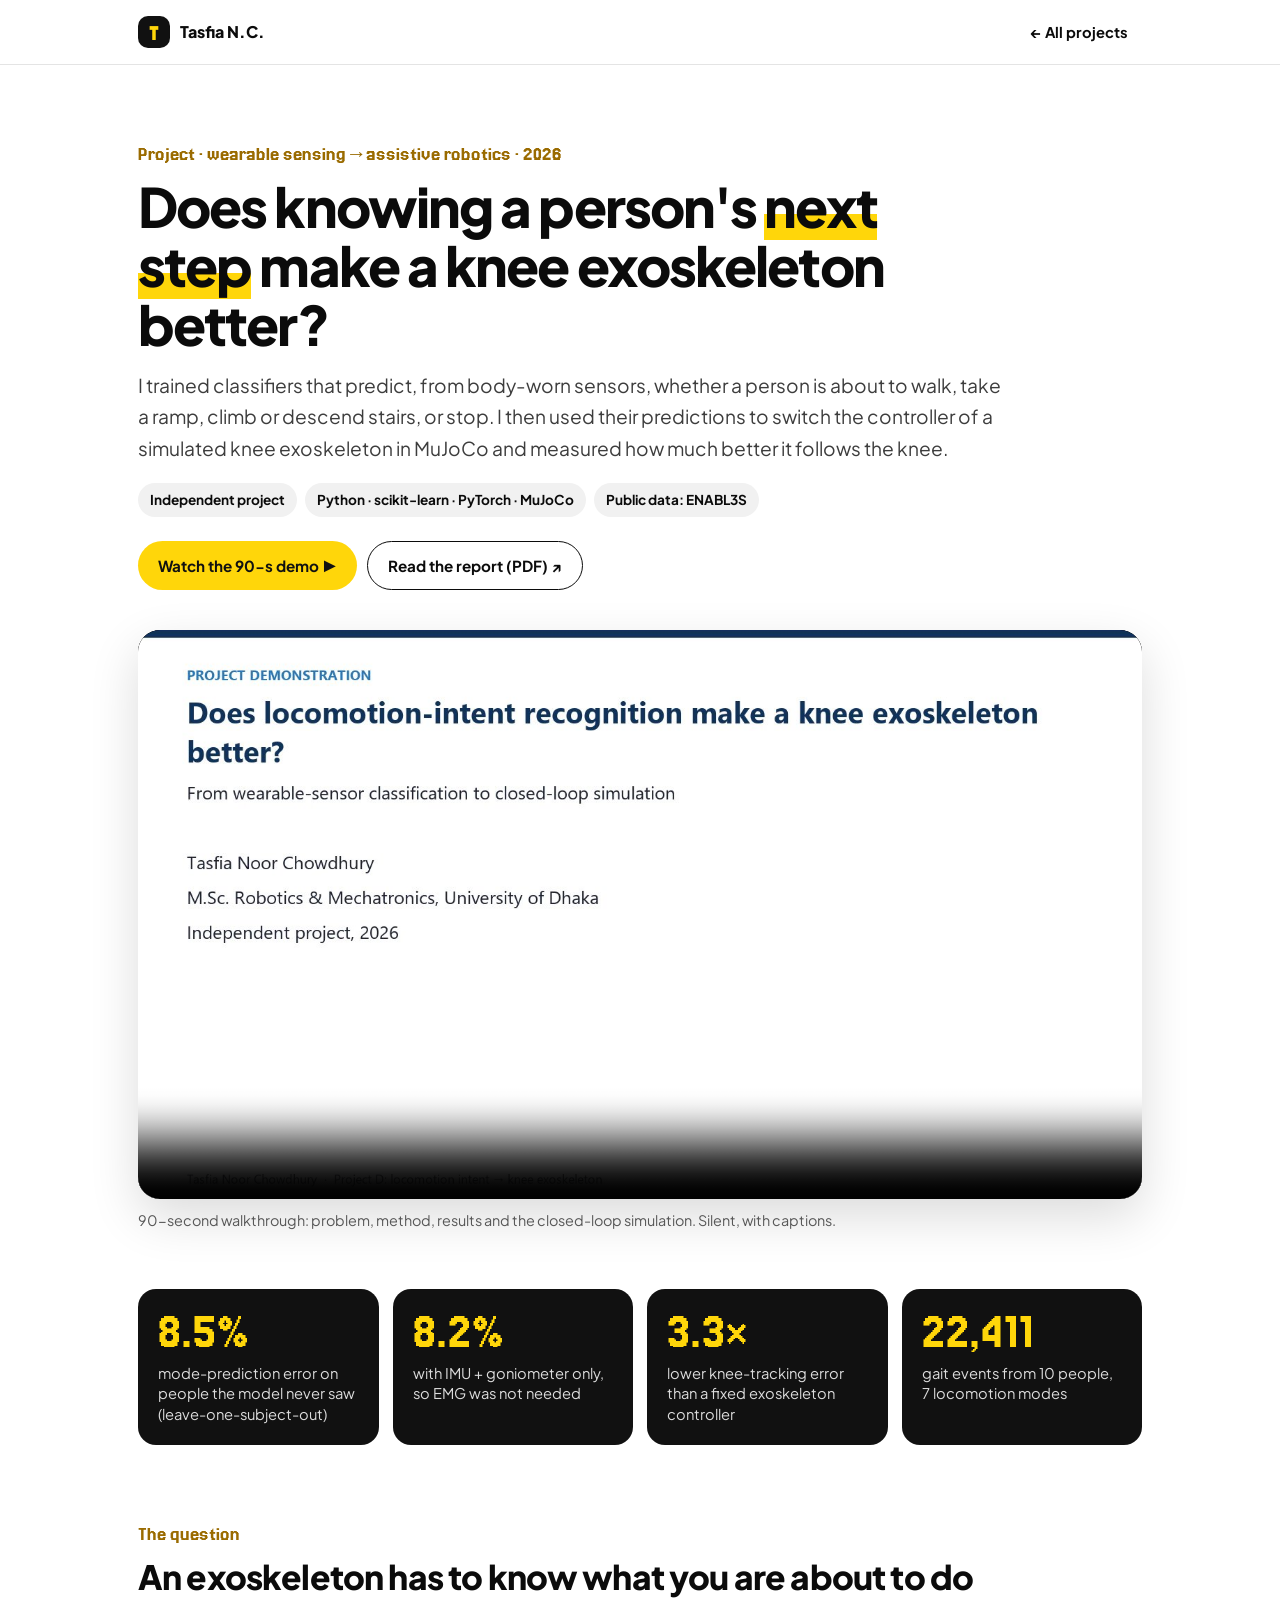
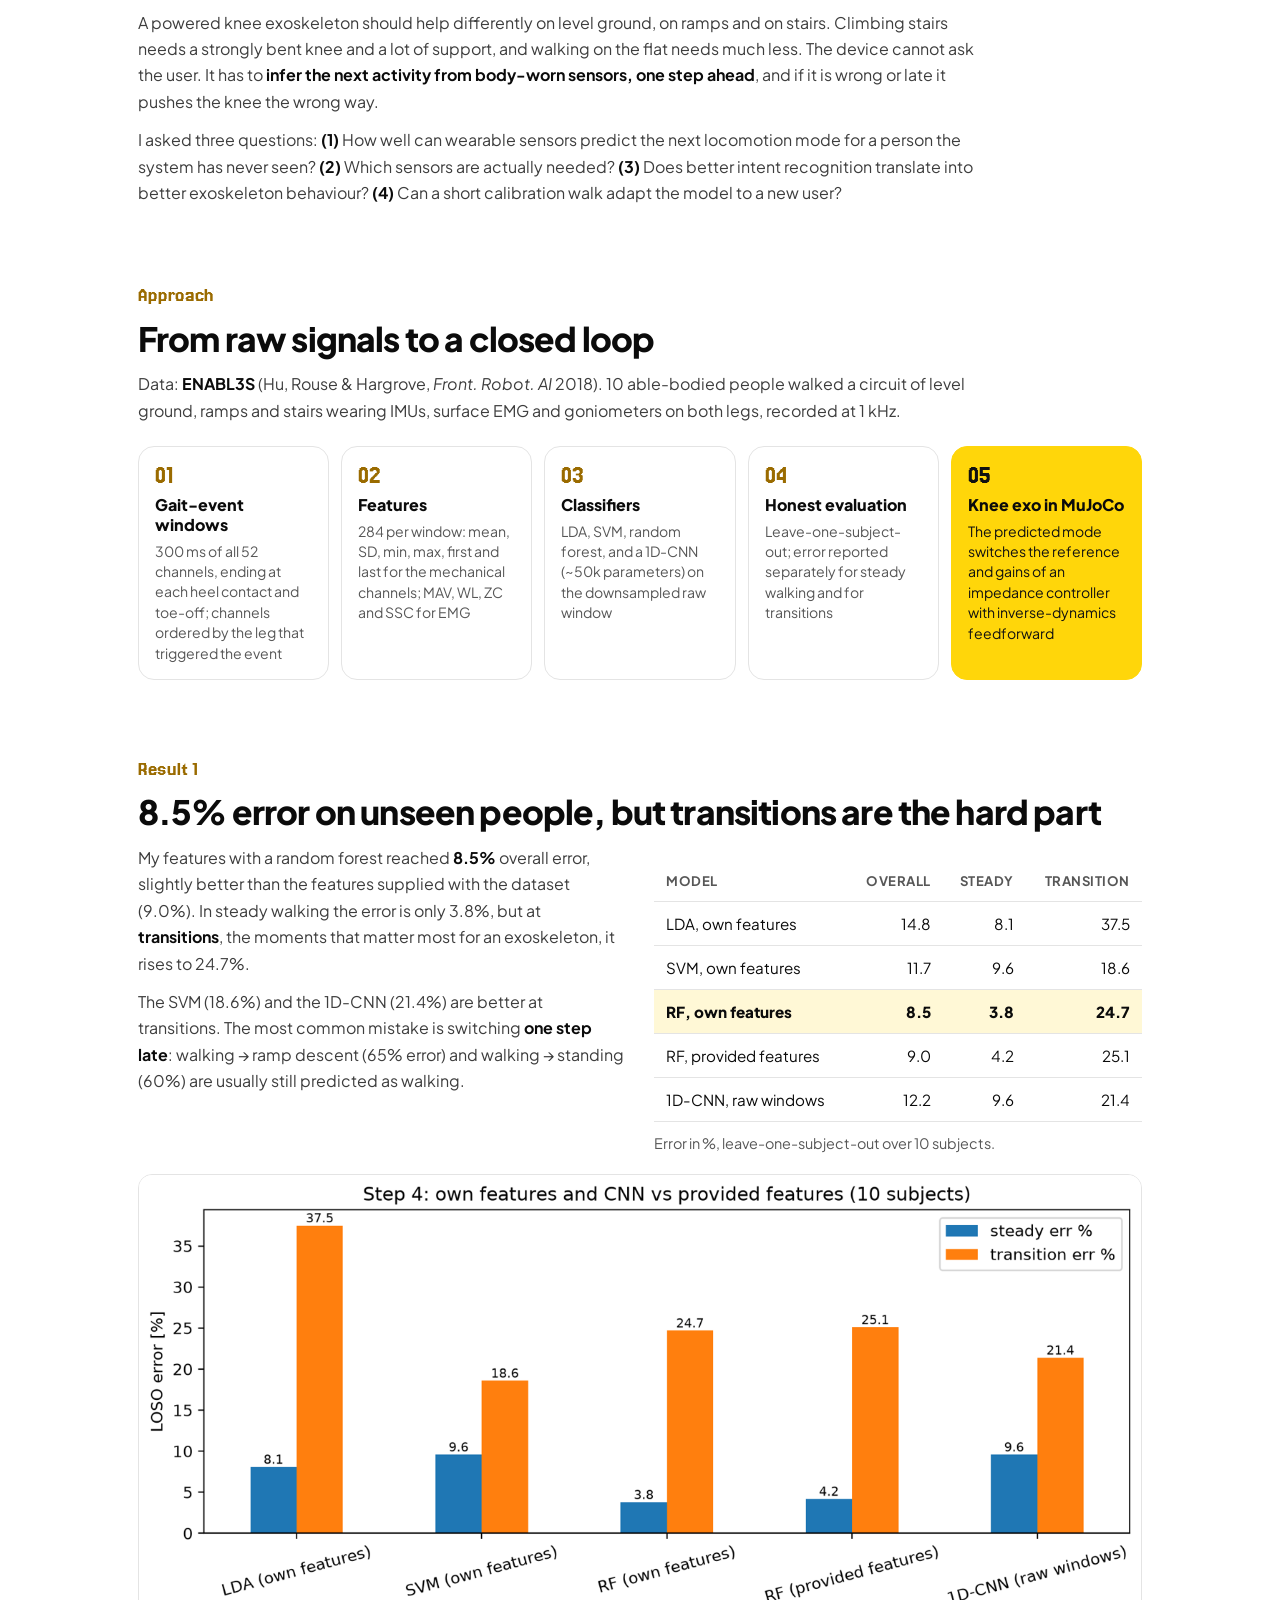
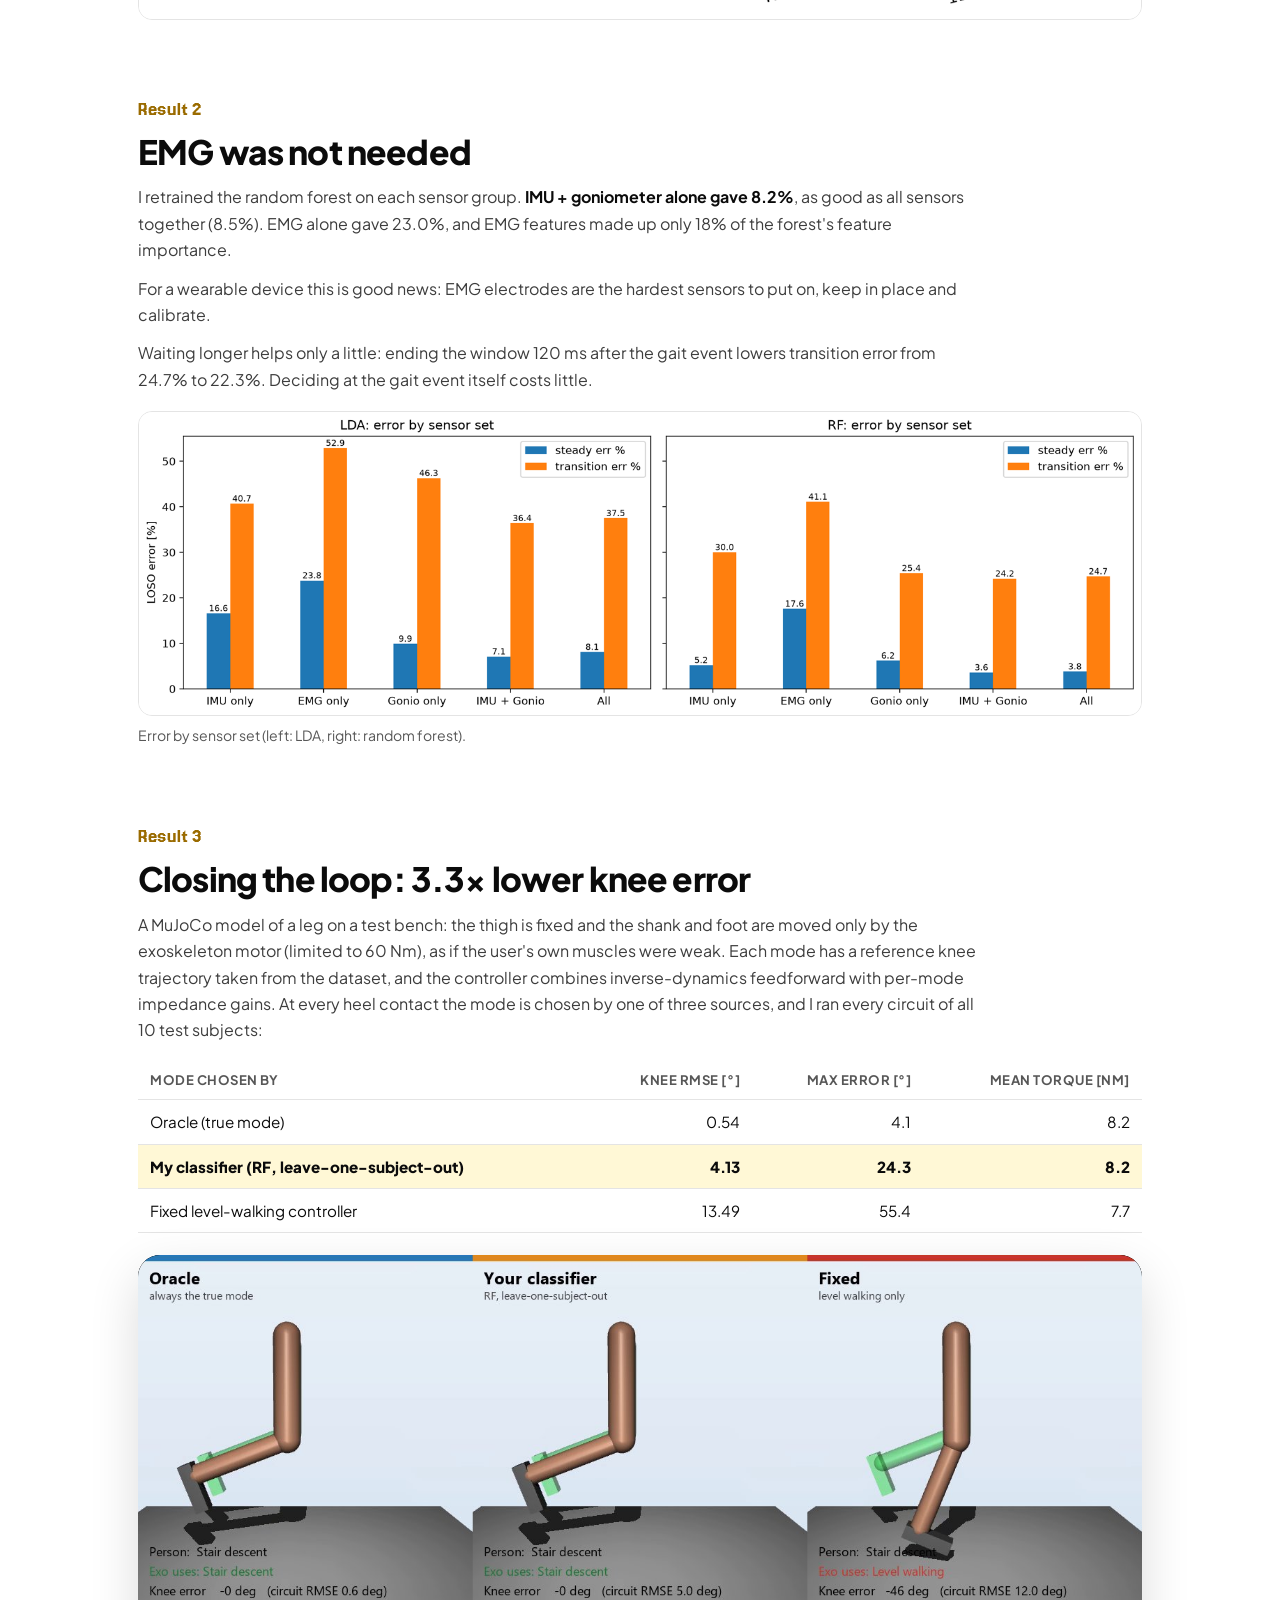
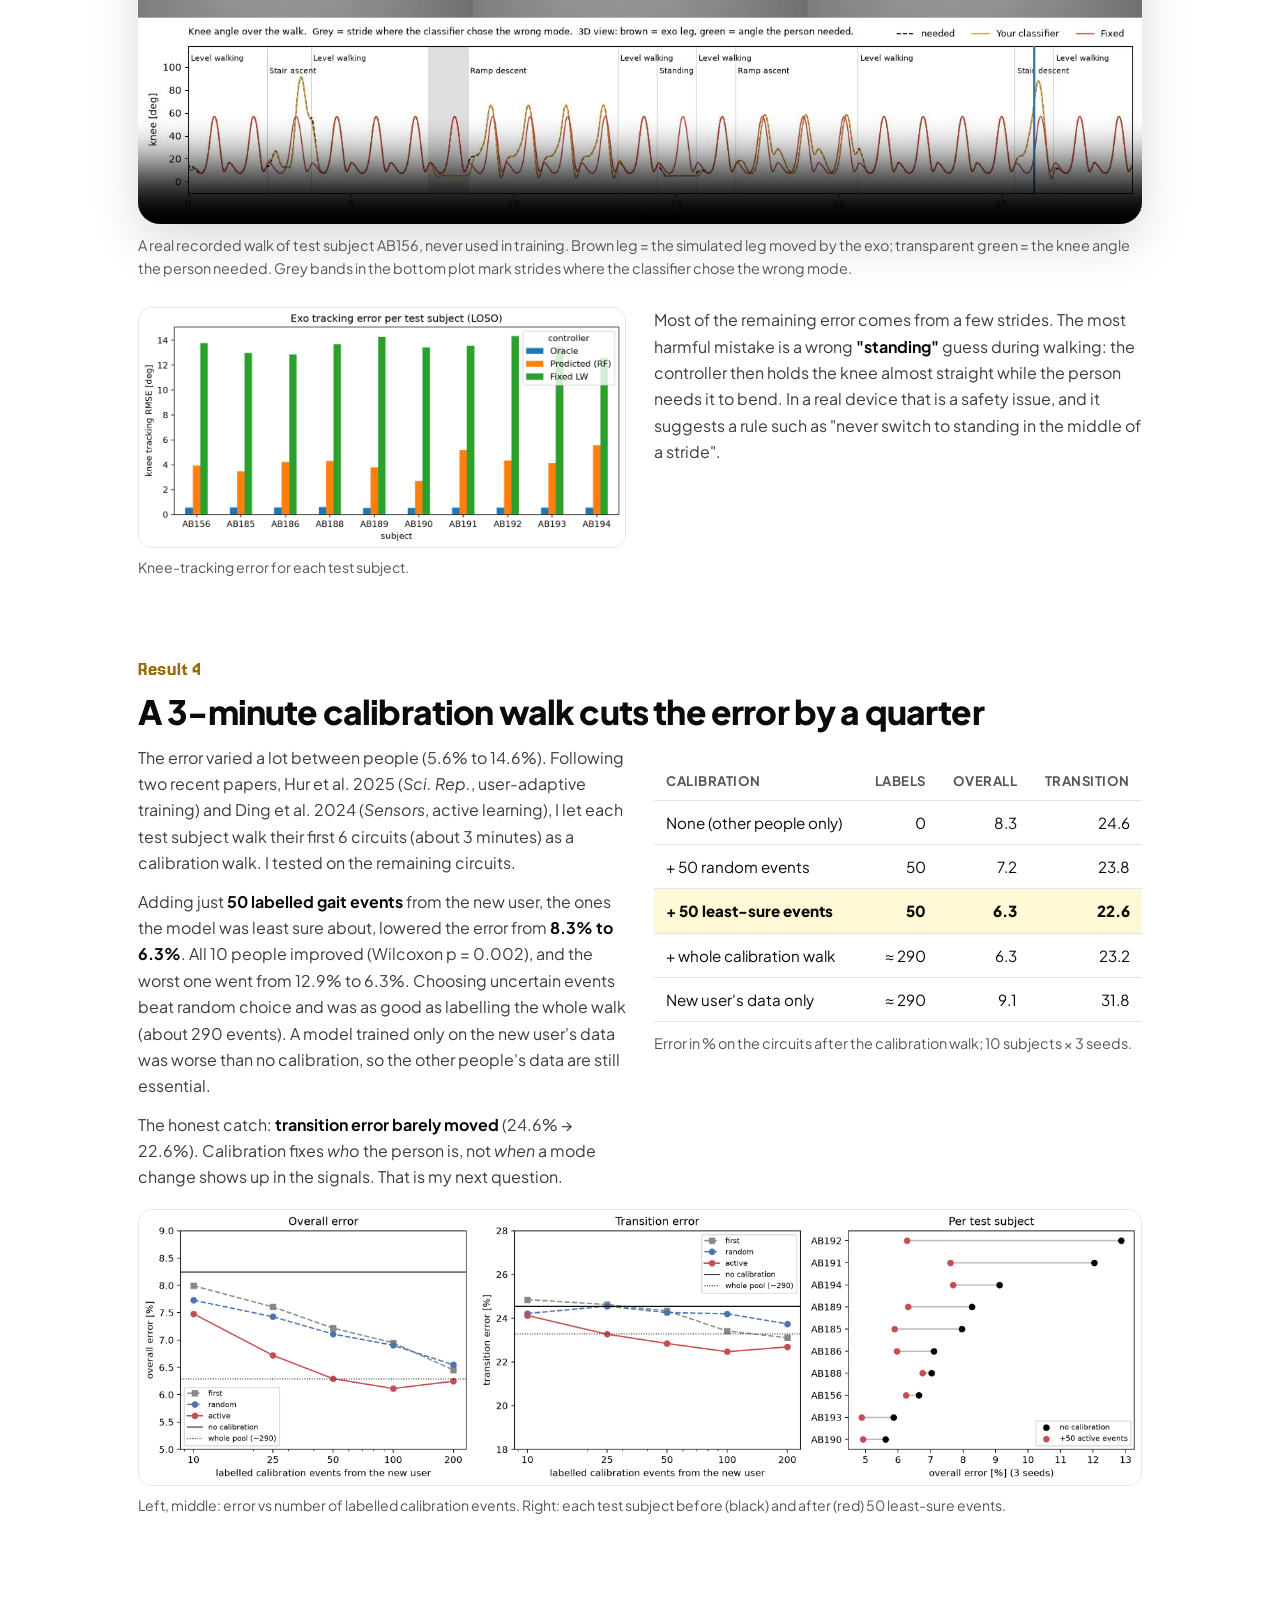
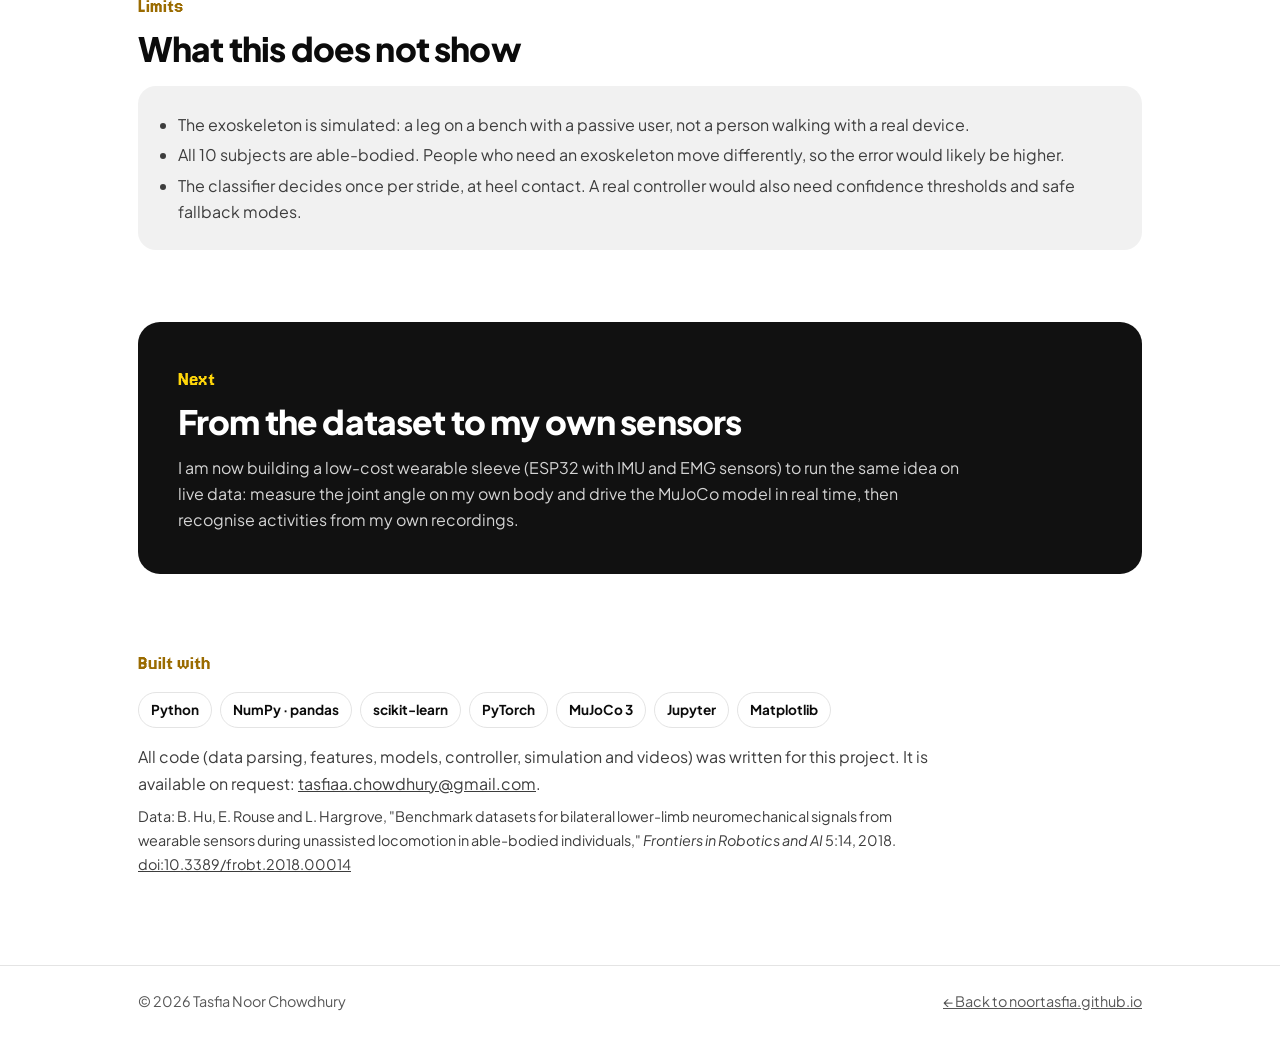
<file: projects/knee-exo/index.html>
<!doctype html>
<html lang="en">
<head>
<meta charset="utf-8">
<meta name="viewport" content="width=device-width, initial-scale=1">
<title>Knee Exo Intent · Tasfia Noor Chowdhury</title>
<meta name="description" content="Locomotion-intent recognition from wearable sensors, driving a mode-switching knee exoskeleton in MuJoCo. 8.5% error on unseen people; 3.3x lower knee-tracking error than a fixed controller.">
<meta property="og:title" content="Does locomotion-intent recognition make a knee exoskeleton better?">
<meta property="og:description" content="Wearable-sensor mode recognition (ENABL3S, 10 subjects, leave-one-subject-out) closed-loop with a simulated knee exoskeleton in MuJoCo.">
<meta property="og:image" content="https://noortasfia.github.io/projects/knee-exo/sim-poster.jpg">
<link rel="icon" href="data:image/svg+xml,<svg xmlns='http://www.w3.org/2000/svg' viewBox='0 0 32 32'><rect width='32' height='32' rx='8' fill='%23111111'/><text x='16' y='23' font-size='18' font-family='Arial' font-weight='700' text-anchor='middle' fill='%23FFD60A'>T</text></svg>">
<link rel="preconnect" href="https://fonts.googleapis.com">
<link rel="preconnect" href="https://fonts.gstatic.com" crossorigin>
<link href="https://fonts.googleapis.com/css2?family=Plus+Jakarta+Sans:wght@400;500;600;700;800&family=Jersey+20&display=swap" rel="stylesheet">
<style>
  :root {
    --ink: #0b0b0b; --ink-2: #3d3d3d; --ink-3: #575757; --paper: #fff; --soft: #f1f1f1; --line: #e4e4e4;
    --sun: #ffd60a; --sun-2: #ffc300; --sun-ink: #9a6b00; --night: #111; --sky: #4bc3ff;
    --radius: 22px; --gutter: clamp(16px, 4vw, 48px); --max: 1100px;
    --pixel: "Jersey 20", ui-monospace, monospace;
    --sans: "Plus Jakarta Sans", system-ui, -apple-system, "Segoe UI", sans-serif;
  }
  *, *::before, *::after { box-sizing: border-box; margin: 0; padding: 0; }
  html { scroll-behavior: smooth; }
  body { font-family: var(--sans); color: var(--ink); background: var(--paper); line-height: 1.65; -webkit-font-smoothing: antialiased; overflow-x: hidden; }
  a { color: inherit; }
  img, video { display: block; max-width: 100%; }
  .wrap { max-width: var(--max); margin: 0 auto; padding: 0 var(--gutter); }
  .pixel { font-family: var(--pixel); }

  .nav { position: sticky; top: 0; z-index: 10; background: rgba(255,255,255,.88); backdrop-filter: blur(12px); -webkit-backdrop-filter: blur(12px); border-bottom: 1px solid var(--line); }
  .nav .wrap { display: flex; align-items: center; justify-content: space-between; height: 64px; gap: 12px; }
  .logo { display: flex; align-items: center; gap: 10px; font-weight: 800; text-decoration: none; }
  .logo-mark { width: 32px; height: 32px; border-radius: 10px; background: var(--night); color: var(--sun); display: grid; place-items: center; font-family: var(--pixel); font-size: 1.4rem; }
  .back { font-weight: 700; font-size: .92rem; text-decoration: none; padding: 8px 14px; border-radius: 999px; }
  .back:hover { background: var(--soft); }

  .btn { display: inline-flex; align-items: center; gap: 8px; padding: 11px 20px; border-radius: 999px; font-weight: 700; font-size: .95rem; text-decoration: none; transition: transform .2s, background .2s; }
  .btn:hover { transform: translateY(-2px); }
  .btn-sun { background: var(--sun); color: var(--night); }
  .btn-sun:hover { background: var(--sun-2); }
  .btn-ghost { border: 1.5px solid var(--ink); }

  header.hero { padding: clamp(36px, 6vw, 72px) 0 clamp(24px, 4vw, 40px); }
  .label { font-family: var(--pixel); font-size: 1.3rem; color: var(--sun-ink); display: block; margin-bottom: 6px; }
  h1 { font-size: clamp(2rem, 4.6vw, 3.4rem); line-height: 1.08; letter-spacing: -.035em; font-weight: 800; max-width: 22ch; }
  h1 .hl { background: linear-gradient(transparent 62%, var(--sun) 62%); }
  .lead { font-size: clamp(1.05rem, 1.5vw, 1.2rem); color: var(--ink-2); max-width: 62ch; margin-top: 16px; }
  .meta { display: flex; flex-wrap: wrap; gap: 8px; margin-top: 18px; }
  .meta span { font-size: .85rem; font-weight: 700; padding: 6px 12px; border-radius: 999px; background: var(--soft); }
  .ctas { display: flex; flex-wrap: wrap; gap: 10px; margin-top: 24px; }

  .player { border-radius: var(--radius); overflow: hidden; background: #000; box-shadow: 0 18px 50px rgba(0,0,0,.14); }
  .player video { width: 100%; aspect-ratio: 1440 / 816; background: #000; }
  .cap { font-size: .9rem; color: var(--ink-3); margin-top: 10px; }

  .glance { display: grid; grid-template-columns: repeat(4, 1fr); gap: 14px; margin: clamp(32px, 5vw, 56px) 0 0; }
  .glance div { background: var(--night); color: #fff; border-radius: 18px; padding: 20px; }
  .glance strong { display: block; font-family: var(--pixel); font-weight: 400; font-size: clamp(2.4rem, 4vw, 3.2rem); line-height: .9; color: var(--sun); }
  .glance span { font-size: .92rem; color: rgba(255,255,255,.85); display: block; margin-top: 8px; line-height: 1.4; }

  section { padding: clamp(40px, 6vw, 72px) 0 0; }
  h2 { font-size: clamp(1.5rem, 2.8vw, 2.1rem); letter-spacing: -.025em; line-height: 1.15; font-weight: 800; margin-bottom: 14px; }
  h3 { font-size: 1.15rem; font-weight: 800; margin: 22px 0 6px; }
  p + p { margin-top: 12px; }
  .prose { max-width: 70ch; color: var(--ink-2); }
  .prose b { color: var(--ink); }

  .pipe { display: grid; grid-template-columns: repeat(5, 1fr); gap: 12px; margin-top: 22px; counter-reset: s; }
  .pipe div { border: 1.5px solid var(--line); border-radius: 16px; padding: 16px; position: relative; }
  .pipe div::before { counter-increment: s; content: "0" counter(s); font-family: var(--pixel); font-size: 1.6rem; color: var(--sun-ink); display: block; line-height: 1; margin-bottom: 6px; }
  .pipe h4 { font-size: 1rem; font-weight: 800; line-height: 1.25; }
  .pipe p { font-size: .88rem; color: var(--ink-3); margin-top: 6px; line-height: 1.45; }
  .pipe div.last { background: var(--sun); border-color: var(--sun); }
  .pipe div.last::before, .pipe div.last p { color: var(--night); }

  figure { margin: 18px 0 0; }
  figure img { border-radius: 14px; border: 1px solid var(--line); background: #fff; width: 100%; }
  figcaption { font-size: .88rem; color: var(--ink-3); margin-top: 8px; }
  .two { display: grid; grid-template-columns: 1fr 1fr; gap: 28px; align-items: start; }

  .tbl { width: 100%; overflow-x: auto; margin-top: 16px; }
  table { border-collapse: collapse; width: 100%; min-width: 460px; font-size: .95rem; }
  th, td { padding: 9px 12px; text-align: right; border-bottom: 1px solid var(--line); }
  th:first-child, td:first-child { text-align: left; }
  th { font-size: .82rem; text-transform: uppercase; letter-spacing: .04em; color: var(--ink-3); }
  tr.best td { font-weight: 800; background: #fff8d6; }

  .note { background: var(--soft); border-radius: 18px; padding: 20px 22px; margin-top: 18px; }
  .note ul { margin: 6px 0 0 18px; }
  .note li { margin: 4px 0; color: var(--ink-2); }
  .next { background: var(--night); color: #fff; border-radius: var(--radius); padding: clamp(24px, 4vw, 40px); }
  .next h2 { color: #fff; }
  .next p { color: rgba(255,255,255,.82); max-width: 66ch; }
  .next .label { color: var(--sun); }

  .tools { display: flex; flex-wrap: wrap; gap: 8px; margin-top: 12px; }
  .tools span { font-size: .85rem; font-weight: 700; padding: 6px 12px; border-radius: 999px; border: 1.5px solid var(--line); }

  footer { margin-top: clamp(48px, 7vw, 88px); border-top: 1px solid var(--line); padding: 24px 0 40px; font-size: .9rem; color: var(--ink-3); }
  footer .wrap { display: flex; justify-content: space-between; flex-wrap: wrap; gap: 12px; }

  @media (max-width: 860px) {
    .glance { grid-template-columns: 1fr 1fr; }
    .pipe { grid-template-columns: 1fr 1fr; }
    .two { grid-template-columns: 1fr; }
  }
  @media (max-width: 480px) {
    .pipe { grid-template-columns: 1fr; }
    .back span { display: none; }
  }
</style>
</head>
<body>

<nav class="nav">
  <div class="wrap">
    <a class="logo" href="/"><span class="logo-mark">T</span>Tasfia N.C.</a>
    <a class="back" href="/#work">← <span>All projects</span></a>
  </div>
</nav>

<main>
<header class="hero">
  <div class="wrap">
    <span class="label">Project · wearable sensing → assistive robotics · 2026</span>
    <h1>Does knowing a person's <span class="hl">next step</span> make a knee exoskeleton better?</h1>
    <p class="lead">I trained classifiers that predict, from body-worn sensors, whether a person is about to walk, take a ramp, climb or descend stairs, or stop. I then used their predictions to switch the controller of a simulated knee exoskeleton in MuJoCo and measured how much better it follows the knee.</p>
    <div class="meta"><span>Independent project</span><span>Python · scikit-learn · PyTorch · MuJoCo</span><span>Public data: ENABL3S</span></div>
    <div class="ctas">
      <a class="btn btn-sun" href="#video">Watch the 90-s demo ▶</a>
      <a class="btn btn-ghost" href="report.pdf" target="_blank" rel="noopener">Read the report (PDF) ↗</a>
    </div>
  </div>
</header>

<div class="wrap" id="video">
  <div class="player">
    <video controls preload="metadata" playsinline poster="demo-poster.jpg">
      <source src="demo.mp4" type="video/mp4">
      Your browser can't play this video. <a href="demo.mp4">Download it (8 MB)</a>.
    </video>
  </div>
  <p class="cap">90-second walkthrough: problem, method, results and the closed-loop simulation. Silent, with captions.</p>

  <div class="glance">
    <div><strong>8.5%</strong><span>mode-prediction error on people the model never saw (leave-one-subject-out)</span></div>
    <div><strong>8.2%</strong><span>with IMU + goniometer only, so EMG was not needed</span></div>
    <div><strong>3.3×</strong><span>lower knee-tracking error than a fixed exoskeleton controller</span></div>
    <div><strong>22,411</strong><span>gait events from 10 people, 7 locomotion modes</span></div>
  </div>
</div>

<section>
  <div class="wrap">
    <span class="label">The question</span>
    <h2>An exoskeleton has to know what you are about to do</h2>
    <div class="prose">
      <p>A powered knee exoskeleton should help differently on level ground, on ramps and on stairs. Climbing stairs needs a strongly bent knee and a lot of support, and walking on the flat needs much less. The device cannot ask the user. It has to <b>infer the next activity from body-worn sensors, one step ahead</b>, and if it is wrong or late it pushes the knee the wrong way.</p>
      <p>I asked three questions: <b>(1)</b> How well can wearable sensors predict the next locomotion mode for a person the system has never seen? <b>(2)</b> Which sensors are actually needed? <b>(3)</b> Does better intent recognition translate into better exoskeleton behaviour? <b>(4)</b> Can a short calibration walk adapt the model to a new user?</p>
    </div>
  </div>
</section>

<section>
  <div class="wrap">
    <span class="label">Approach</span>
    <h2>From raw signals to a closed loop</h2>
    <div class="prose"><p>Data: <b>ENABL3S</b> (Hu, Rouse &amp; Hargrove, <i>Front. Robot. AI</i> 2018). 10 able-bodied people walked a circuit of level ground, ramps and stairs wearing IMUs, surface EMG and goniometers on both legs, recorded at 1 kHz.</p></div>
    <div class="pipe">
      <div><h4>Gait-event windows</h4><p>300 ms of all 52 channels, ending at each heel contact and toe-off; channels ordered by the leg that triggered the event</p></div>
      <div><h4>Features</h4><p>284 per window: mean, SD, min, max, first and last for the mechanical channels; MAV, WL, ZC and SSC for EMG</p></div>
      <div><h4>Classifiers</h4><p>LDA, SVM, random forest, and a 1D-CNN (~50k parameters) on the downsampled raw window</p></div>
      <div><h4>Honest evaluation</h4><p>Leave-one-subject-out; error reported separately for steady walking and for transitions</p></div>
      <div class="last"><h4>Knee exo in MuJoCo</h4><p>The predicted mode switches the reference and gains of an impedance controller with inverse-dynamics feedforward</p></div>
    </div>
  </div>
</section>

<section>
  <div class="wrap">
    <span class="label">Result 1</span>
    <h2>8.5% error on unseen people, but transitions are the hard part</h2>
    <div class="two">
      <div class="prose">
        <p>My features with a random forest reached <b>8.5%</b> overall error, slightly better than the features supplied with the dataset (9.0%). In steady walking the error is only 3.8%, but at <b>transitions</b>, the moments that matter most for an exoskeleton, it rises to 24.7%.</p>
        <p>The SVM (18.6%) and the 1D-CNN (21.4%) are better at transitions. The most common mistake is switching <b>one step late</b>: walking → ramp descent (65% error) and walking → standing (60%) are usually still predicted as walking.</p>
      </div>
      <div class="tbl"><table>
        <tr><th>Model</th><th>Overall</th><th>Steady</th><th>Transition</th></tr>
        <tr><td>LDA, own features</td><td>14.8</td><td>8.1</td><td>37.5</td></tr>
        <tr><td>SVM, own features</td><td>11.7</td><td>9.6</td><td>18.6</td></tr>
        <tr class="best"><td>RF, own features</td><td>8.5</td><td>3.8</td><td>24.7</td></tr>
        <tr><td>RF, provided features</td><td>9.0</td><td>4.2</td><td>25.1</td></tr>
        <tr><td>1D-CNN, raw windows</td><td>12.2</td><td>9.6</td><td>21.4</td></tr>
      </table><p class="cap">Error in %, leave-one-subject-out over 10 subjects.</p></div>
    </div>
    <figure><img src="step4-comparison.png" alt="Bar chart of steady and transition error for each classifier" loading="lazy"></figure>
  </div>
</section>

<section>
  <div class="wrap">
    <span class="label">Result 2</span>
    <h2>EMG was not needed</h2>
    <div>
      <div class="prose">
        <p>I retrained the random forest on each sensor group. <b>IMU + goniometer alone gave 8.2%</b>, as good as all sensors together (8.5%). EMG alone gave 23.0%, and EMG features made up only 18% of the forest's feature importance.</p>
        <p>For a wearable device this is good news: EMG electrodes are the hardest sensors to put on, keep in place and calibrate.</p>
        <p>Waiting longer helps only a little: ending the window 120 ms after the gait event lowers transition error from 24.7% to 22.3%. Deciding at the gait event itself costs little.</p>
      </div>
    </div>
    <figure><img src="step5-sensor-ablation.png" alt="Error by sensor set for LDA and random forest" loading="lazy"><figcaption>Error by sensor set (left: LDA, right: random forest).</figcaption></figure>
  </div>
</section>

<section>
  <div class="wrap">
    <span class="label">Result 3</span>
    <h2>Closing the loop: 3.3× lower knee error</h2>
    <div class="prose">
      <p>A MuJoCo model of a leg on a test bench: the thigh is fixed and the shank and foot are moved only by the exoskeleton motor (limited to 60 Nm), as if the user's own muscles were weak. Each mode has a reference knee trajectory taken from the dataset, and the controller combines inverse-dynamics feedforward with per-mode impedance gains. At every heel contact the mode is chosen by one of three sources, and I ran every circuit of all 10 test subjects:</p>
    </div>
    <div class="tbl"><table>
      <tr><th>Mode chosen by</th><th>Knee RMSE [°]</th><th>Max error [°]</th><th>Mean torque [Nm]</th></tr>
      <tr><td>Oracle (true mode)</td><td>0.54</td><td>4.1</td><td>8.2</td></tr>
      <tr class="best"><td>My classifier (RF, leave-one-subject-out)</td><td>4.13</td><td>24.3</td><td>8.2</td></tr>
      <tr><td>Fixed level-walking controller</td><td>13.49</td><td>55.4</td><td>7.7</td></tr>
    </table></div>
    <div class="player" style="margin-top:22px">
      <video controls preload="none" playsinline poster="sim-poster.jpg"><source src="sim.mp4" type="video/mp4"></video>
    </div>
    <p class="cap">A real recorded walk of test subject AB156, never used in training. Brown leg = the simulated leg moved by the exo; transparent green = the knee angle the person needed. Grey bands in the bottom plot mark strides where the classifier chose the wrong mode.</p>
    <div class="two" style="margin-top:8px">
      <figure><img src="step6-rmse-per-subject.png" alt="Knee tracking RMSE per test subject for the three controllers" loading="lazy"><figcaption>Knee-tracking error for each test subject.</figcaption></figure>
      <div class="prose" style="margin-top:18px">
        <p>Most of the remaining error comes from a few strides. The most harmful mistake is a wrong <b>"standing"</b> guess during walking: the controller then holds the knee almost straight while the person needs it to bend. In a real device that is a safety issue, and it suggests a rule such as "never switch to standing in the middle of a stride".</p>
      </div>
    </div>
  </div>
</section>

<section>
  <div class="wrap">
    <span class="label">Result 4</span>
    <h2>A 3-minute calibration walk cuts the error by a quarter</h2>
    <div class="two">
      <div class="prose">
        <p>The error varied a lot between people (5.6% to 14.6%). Following two recent papers, Hur et al. 2025 (<i>Sci. Rep.</i>, user-adaptive training) and Ding et al. 2024 (<i>Sensors</i>, active learning), I let each test subject walk their first 6 circuits (about 3 minutes) as a calibration walk. I tested on the remaining circuits.</p>
        <p>Adding just <b>50 labelled gait events</b> from the new user, the ones the model was least sure about, lowered the error from <b>8.3% to 6.3%</b>. All 10 people improved (Wilcoxon p = 0.002), and the worst one went from 12.9% to 6.3%. Choosing uncertain events beat random choice and was as good as labelling the whole walk (about 290 events). A model trained only on the new user's data was worse than no calibration, so the other people's data are still essential.</p>
        <p>The honest catch: <b>transition error barely moved</b> (24.6% → 22.6%). Calibration fixes <i>who</i> the person is, not <i>when</i> a mode change shows up in the signals. That is my next question.</p>
      </div>
      <div class="tbl"><table>
        <tr><th>Calibration</th><th>Labels</th><th>Overall</th><th>Transition</th></tr>
        <tr><td>None (other people only)</td><td>0</td><td>8.3</td><td>24.6</td></tr>
        <tr><td>+ 50 random events</td><td>50</td><td>7.2</td><td>23.8</td></tr>
        <tr class="best"><td>+ 50 least-sure events</td><td>50</td><td>6.3</td><td>22.6</td></tr>
        <tr><td>+ whole calibration walk</td><td>≈ 290</td><td>6.3</td><td>23.2</td></tr>
        <tr><td>New user's data only</td><td>≈ 290</td><td>9.1</td><td>31.8</td></tr>
      </table><p class="cap">Error in % on the circuits after the calibration walk; 10 subjects × 3 seeds.</p></div>
    </div>
    <figure><img src="step7-personalisation.png" alt="Error versus number of labelled calibration events, and per-subject error before and after calibration" loading="lazy"><figcaption>Left, middle: error vs number of labelled calibration events. Right: each test subject before (black) and after (red) 50 least-sure events.</figcaption></figure>
  </div>
</section>

<section>
  <div class="wrap">
    <span class="label">Limits</span>
    <h2>What this does not show</h2>
    <div class="note"><ul>
      <li>The exoskeleton is simulated: a leg on a bench with a passive user, not a person walking with a real device.</li>
      <li>All 10 subjects are able-bodied. People who need an exoskeleton move differently, so the error would likely be higher.</li>
      <li>The classifier decides once per stride, at heel contact. A real controller would also need confidence thresholds and safe fallback modes.</li>
    </ul></div>
  </div>
</section>

<section>
  <div class="wrap">
    <div class="next">
      <span class="label">Next</span>
      <h2>From the dataset to my own sensors</h2>
      <p>I am now building a low-cost wearable sleeve (ESP32 with IMU and EMG sensors) to run the same idea on live data: measure the joint angle on my own body and drive the MuJoCo model in real time, then recognise activities from my own recordings.</p>
    </div>
  </div>
</section>

<section>
  <div class="wrap">
    <span class="label">Built with</span>
    <div class="tools"><span>Python</span><span>NumPy · pandas</span><span>scikit-learn</span><span>PyTorch</span><span>MuJoCo 3</span><span>Jupyter</span><span>Matplotlib</span></div>
    <p class="prose" style="margin-top:16px">All code (data parsing, features, models, controller, simulation and videos) was written for this project. It is available on request: <a href="mailto:tasfiaa.chowdhury@gmail.com">tasfiaa.chowdhury@gmail.com</a>.</p>
    <p class="prose" style="margin-top:8px;font-size:.9rem">Data: B. Hu, E. Rouse and L. Hargrove, "Benchmark datasets for bilateral lower-limb neuromechanical signals from wearable sensors during unassisted locomotion in able-bodied individuals," <i>Frontiers in Robotics and AI</i> 5:14, 2018. <a href="https://doi.org/10.3389/frobt.2018.00014" target="_blank" rel="noopener">doi:10.3389/frobt.2018.00014</a></p>
  </div>
</section>
</main>

<footer>
  <div class="wrap"><span>© <span id="yr">2026</span> Tasfia Noor Chowdhury</span><a href="/">← Back to noortasfia.github.io</a></div>
</footer>
<script>document.getElementById("yr").textContent = new Date().getFullYear();</script>
</body>
</html>
</file>
